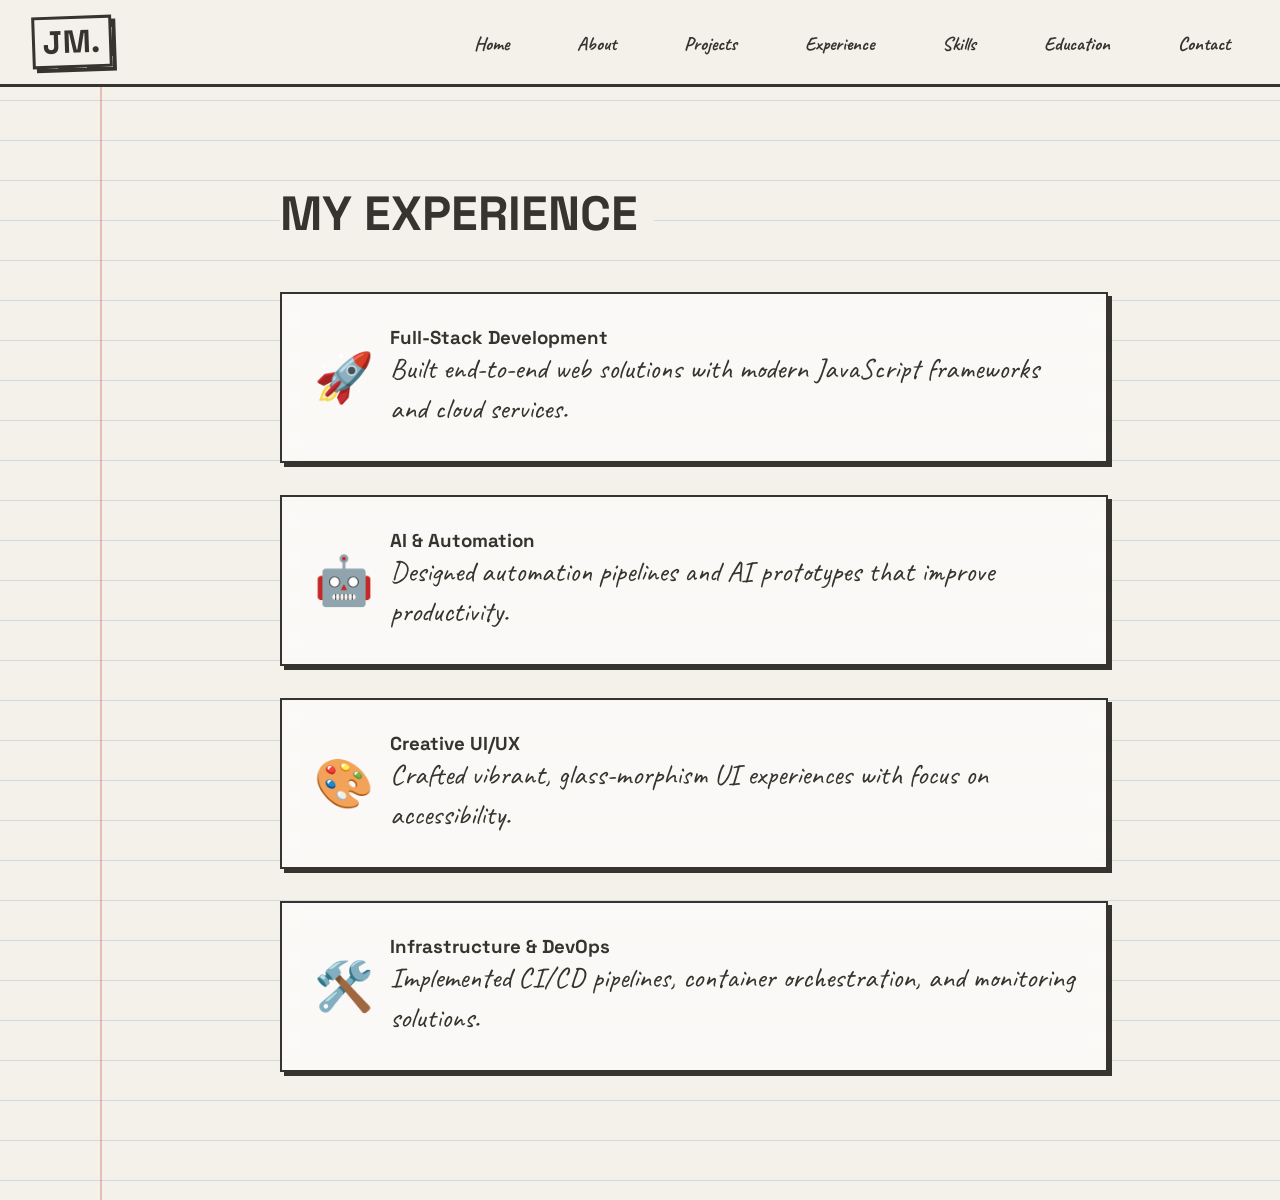
<file: experience.html>
<!DOCTYPE html>
<html lang="en">
<head>
    <meta charset="UTF-8">
    <meta name="viewport" content="width=device-width, initial-scale=1.0">
    <title>Experience | Jeevithan Muhunthan</title>
    <link rel="stylesheet" href="styles.css">
</head>
<body>
    <nav class="navbar">
        <div class="logo">JM.</div>
        <ul class="nav-links">
            <li><a href="index.html">Home</a></li>
            <li><a href="about.html">About</a></li>
            <li><a href="projects.html">Projects</a></li>
            <li><a href="experience.html">Experience</a></li>
            <li><a href="skills.html">Skills</a></li>
            <li><a href="education.html">Education</a></li>
            <li><a href="contact.html">Contact</a></li>
        </ul>
    </nav>
    <main class="container">
        <section id="experience" class="section">
            <h2 class="section-title">My Experience</h2>
            <div class="sticker-section">
                <div class="icon">🚀</div>
                <div class="content">
                    <h3>Full‑Stack Development</h3>
                    <p>Built end‑to‑end web solutions with modern JavaScript frameworks and cloud services.</p>
                </div>
            </div>
            <div class="sticker-section">
                <div class="icon">🤖</div>
                <div class="content">
                    <h3>AI & Automation</h3>
                    <p>Designed automation pipelines and AI prototypes that improve productivity.</p>
                </div>
            </div>
            <div class="sticker-section">
                <div class="icon">🎨</div>
                <div class="content">
                    <h3>Creative UI/UX</h4>
                    <p>Crafted vibrant, glass‑morphism UI experiences with focus on accessibility.</p>
                </div>
            </div>
            <div class="sticker-section">
                <div class="icon">🛠️</div>
                <div class="content">
                    <h3>Infrastructure & DevOps</h3>
                    <p>Implemented CI/CD pipelines, container orchestration, and monitoring solutions.</p>
                </div>
            </div>
        </section>
    </main>
    <script src="script.js" defer></script>
</body>
</html>
</file>
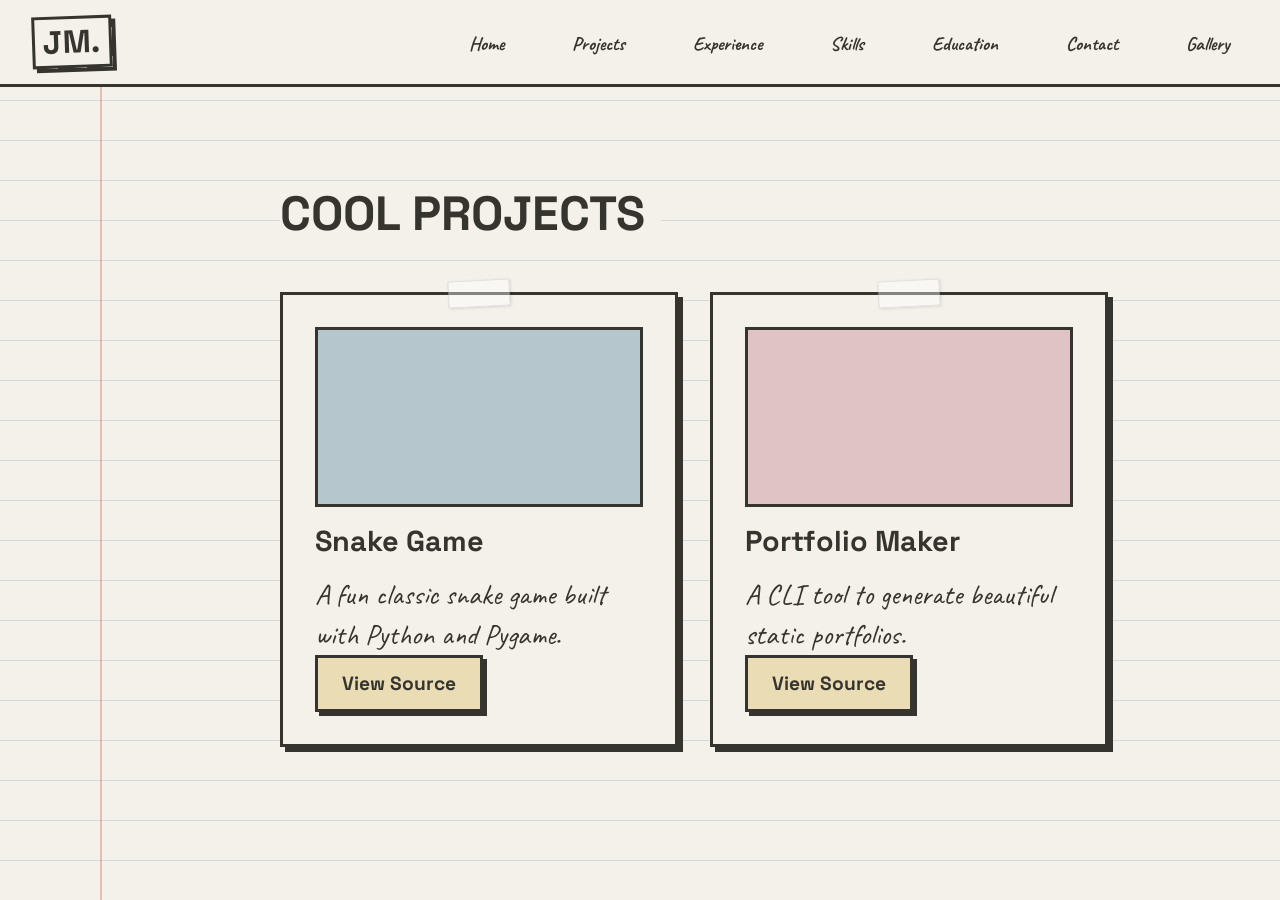
<file: projects.html>
<!DOCTYPE html>
<html lang="en">
<head>
    <meta charset="UTF-8">
    <meta name="viewport" content="width=device-width, initial-scale=1.0">
    <title>Projects | Jeevithan Muhunthan</title>
    <link rel="stylesheet" href="styles.css">
    <link rel="preconnect" href="https://fonts.googleapis.com">
    <link rel="preconnect" href="https://fonts.gstatic.com" crossorigin>
    <link href="https://fonts.googleapis.com/css2?family=Caveat:wght@400;700&family=Space+Grotesk:wght@400;700&display=swap" rel="stylesheet">
</head>
<body>
    <nav class="navbar">
        <div class="logo">JM.</div>
        <ul class="nav-links">
            <li><a href="index.html">Home</a></li>
            <li><a href="projects.html">Projects</a></li>
            <li><a href="experience.html">Experience</a></li>
            <li><a href="skills.html">Skills</a></li>
            <li><a href="education.html">Education</a></li>
            <li><a href="contact.html">Contact</a></li>
            <li><a href="gallery.html">Gallery</a></li>
        </ul>
    </nav>
    <main class="container">
        <section id="projects" class="section">
            <h2 class="section-title">Cool Projects</h2>
            <div class="projects-grid">
                <div class="brutal-card project-card bg-white">
                    <div class="project-img bg-cyan"></div>
                    <h3>Snake Game</h3>
                    <p>A fun classic snake game built with Python and Pygame.</p>
                    <a href="#" class="btn bg-yellow">View Source</a>
                </div>
                <div class="brutal-card project-card bg-white">
                    <div class="project-img bg-pink"></div>
                    <h3>Portfolio Maker</h3>
                    <p>A CLI tool to generate beautiful static portfolios.</p>
                    <a href="#" class="btn bg-yellow">View Source</a>
                </div>
            </div>
        </section>
    </main>
    <script src="script.js" defer></script>
</body>
</html>
</file>
<file: styles.css>
@import url('https://fonts.googleapis.com/css2?family=Caveat:wght@400;700&family=Space+Grotesk:wght@400;700&display=swap');

:root {
    --bg: #f4f1ea; /* Natural dull paper */
    --line-height: 2.5rem;
    --margin-color: rgba(200, 70, 60, 0.3); /* Softer red */
    --line-color: rgba(100, 150, 180, 0.25); /* Softer blue */
    
    --text: #36342e; /* Soft black/brown */
    --border: 3px solid #36342e; /* Thinner border for natural look */
    --shadow: 5px 5px 0px #36342e;
}

/* Dull, Natural Colors */
.bg-yellow { background-color: #eaddb6; }
.bg-pink { background-color: #e0c3c4; }
.bg-cyan { background-color: #b5c7cd; }
.bg-lime { background-color: #c7d1ab; }
.bg-orange { background-color: #dfbfa8; }
.bg-purple { background-color: #c9bbc9; }
.bg-white { background-color: #faf9f5; }

* { 
    margin: 0; 
    padding: 0; 
    box-sizing: border-box; 
}

body {
    font-family: 'Space Grotesk', sans-serif; /* Headers & UI */
    background-color: var(--bg);
    color: var(--text);
    overflow-x: hidden;
    scroll-behavior: smooth;
    
    /* Notebook Paper Effect */
    background-image: 
        linear-gradient(90deg, transparent 100px, var(--margin-color) 100px, var(--margin-color) 102px, transparent 102px),
        linear-gradient(var(--line-color) 1px, transparent 1px);
    background-size: 100% 100%, 100% var(--line-height);
    background-position: 0 0, 0 1.25rem;
    background-attachment: local;
}

/* Notebook Font for paragraphs and lists */
p, ul, .date {
    font-family: 'Caveat', cursive;
    font-size: 1.8rem !important;
    line-height: var(--line-height);
}

/* NAVBAR */
.navbar {
    position: sticky;
    top: 0;
    background-color: var(--bg);
    display: flex;
    justify-content: space-between;
    align-items: center;
    padding: 1rem 2rem;
    border-bottom: var(--border);
    z-index: 900;
}

.logo {
    font-size: 2rem;
    font-weight: 700;
    background: var(--pink);
    padding: 0.2rem 0.5rem;
    border: var(--border);
    box-shadow: 4px 4px 0 var(--text);
    transform: rotate(-2deg);
}

.nav-links {
    list-style: none;
    display: flex;
    gap: 2rem;
}

.nav-links a {
    text-decoration: none;
    color: var(--text);
    font-weight: 700;
    font-size: 1.2rem;
    padding: 0.5rem 1rem;
    border: 2px solid transparent;
    transition: all 0.2s;
}

.nav-links a:hover {
    background: var(--cyan);
    border: var(--border);
    box-shadow: 4px 4px 0 var(--text);
}

/* CONTAINER & SECTIONS */
.container {
    max-width: 1000px;
    margin: 0 auto;
    padding: 2rem 2rem 2rem 140px; /* Clear the red margin */
}

.section {
    padding: 4rem 0;
    min-height: 70vh;
    display: flex;
    flex-direction: column;
    justify-content: center;
}

.section-title {
    font-size: 3rem;
    margin-bottom: 3rem;
    text-transform: uppercase;
    display: inline-block;
    border-bottom: 8px solid var(--pink);
    align-self: flex-start;
    background-color: var(--bg); /* To cover lines behind text */
    padding-right: 1rem;
}

/* CARDS */
.brutal-card {
    border: var(--border);
    box-shadow: var(--shadow);
    padding: 2rem;
    border-radius: 0;
    transition: transform 0.2s;
    position: relative;
    background-image: none; 
    background-color: var(--bg);
    z-index: 10;
}

/* Tape effect for cards to look glued in */
.brutal-card::before {
    content: '';
    position: absolute;
    top: -15px;
    left: 50%;
    transform: translateX(-50%) rotate(-3deg);
    width: 60px;
    height: 25px;
    background-color: rgba(255, 255, 255, 0.4);
    border: 1px solid rgba(0,0,0,0.1);
    box-shadow: 1px 1px 3px rgba(0,0,0,0.1);
    z-index: 11;
}

.brutal-card:hover {
    transform: translate(-2px, -2px) rotate(1deg);
    box-shadow: 7px 7px 0px var(--text);
}

/* HERO */
.hero-card {
    padding: 4rem;
}
.hero-card h1 { 
    font-size: 4.5rem; 
    margin-bottom: 1.5rem; 
    line-height: 1.1;
    background-color: var(--bg);
    display: inline;
}
.badges { 
    display: flex; 
    gap: 1rem; 
    flex-wrap: wrap; 
}
.badge {
    padding: 0.5rem 1rem;
    border: 2px solid var(--text);
    font-weight: 700;
    box-shadow: 2px 2px 0 var(--text);
    font-family: 'Space Grotesk', sans-serif;
}

/* TIMELINE */
.timeline { 
    display: flex; 
    flex-direction: column; 
    gap: 2.5rem; 
}
.job-card h3 { font-size: 1.8rem; margin-bottom: 0.5rem;}
.job-card ul { margin-left: 1.5rem; }

/* SKILLS */
.skills-grid {
    display: grid;
    grid-template-columns: repeat(auto-fit, minmax(150px, 1fr));
    gap: 2rem;
}
.skill-card {
    text-align: center;
    font-size: 1.5rem;
    font-weight: 700;
    padding: 3rem 1rem;
}

/* PROJECTS */
.projects-grid {
    display: grid;
    grid-template-columns: repeat(auto-fit, minmax(300px, 1fr));
    gap: 2rem;
}
.project-card h3 { font-size: 1.8rem; margin: 1rem 0; }
.project-img {
    height: 180px;
    border: var(--border);
    margin-bottom: 1rem;
}

/* BTN */
.btn {
    display: inline-block;
    padding: 0.8rem 1.5rem;
    border: var(--border);
    box-shadow: 4px 4px 0 var(--text);
    text-decoration: none;
    color: var(--text);
    font-weight: 700;
    transition: all 0.2s;
    font-size: 1.2rem;
    font-family: 'Space Grotesk', sans-serif;
}
.btn:hover {
    transform: translate(-2px, -2px);
    box-shadow: 6px 6px 0 var(--text);
}
.text-white { color: white; }
.text-white p, .text-white h2 { color: white; }
.text-black { color: #1a1a1a; }

/* CONTACT */
.contact-card { text-align: center; padding: 4rem; }
.contact-card h2 { font-size: 3rem; margin-bottom: 1rem; }

/* BASKETBALL GAME UI */
#scoreboard {
    position: fixed;
    top: 100px;
    left: 20px;
    font-size: 2rem;
    font-weight: 700;
    padding: 0.5rem 1rem;
    z-index: 1000;
    transition: transform 0.2s;
    font-family: 'Space Grotesk', sans-serif;
}

#hoop-container {
    position: fixed;
    top: 120px;
    right: 5vw;
    width: 120px;
    height: 150px;
    z-index: 950;
}
#hoop-backboard {
    width: 15px;
    height: 120px;
    background: #faf9f5;
    border: var(--border);
    position: absolute;
    right: 0;
    top: 0;
}
#hoop-rim {
    width: 90px;
    height: 12px;
    background: #d46363; /* muted red */
    border: 3px solid var(--text);
    border-radius: 5px;
    position: absolute;
    right: 12px;
    top: 80px;
    z-index: 1001; 
}
#hoop-net {
    width: 70px;
    height: 80px;
    border: 3px dashed var(--text);
    border-top: none;
    position: absolute;
    right: 22px;
    top: 92px;
    border-radius: 0 0 10px 10px;
    opacity: 0.6;
}

#ball {
    width: 60px;
    height: 60px;
    background-color: #c97149; /* Duller orange */
    border-radius: 50%;
    border: var(--border);
    position: fixed;
    top: 0; left: 0;
    cursor: grab;
    z-index: 1000; 
    background-image: 
        linear-gradient(to right, transparent 48%, var(--text) 48%, var(--text) 52%, transparent 52%),
        linear-gradient(to bottom, transparent 48%, var(--text) 48%, var(--text) 52%, transparent 52%);
    box-shadow: inset -5px -5px 15px rgba(0,0,0,0.3);
    touch-action: none; 
}
#ball:active { cursor: grabbing; }

/* STICKERS */
.sticker {
    position: absolute;
    font-size: 4rem;
    cursor: grab;
    user-select: none;
    z-index: 50;
    transition: transform 0.1s;
    filter: drop-shadow(2px 2px 0px rgba(0,0,0,0.3));
}

.sticker:active {
    cursor: grabbing;
    transform: scale(1.1) rotate(5deg);
}

/* Mobile adjustments */
@media (max-width: 768px) {
    .nav-links { display: none; } 
    .hero-card h1 { font-size: 3rem; }
    .container { padding-left: 2rem; } 
    body { background-image: none; }
    #hoop-container { right: 2vw; transform: scale(0.8); }
    #scoreboard { font-size: 1.5rem; top: 80px; left: 10px; }
}
/* Instruction overlay for basketball game */
#instruction-overlay {
    position: fixed;
    top: 50%;
    left: 50%;
    transform: translate(-50%, -50%);
    background: rgba(255,255,255,0.9);
    padding: 1rem 2rem;
    border: var(--border);
    box-shadow: var(--shadow);
    font-size: 1.5rem;
    z-index: 2000;
    color: var(--text);
    text-align: center;
}

/* Optional fade-out */
#instruction-overlay.hidden {
    display: none;
}

/* ==============================
   NEW COMPONENT STYLES
   ============================== */

/* Sticker Sections (Experience) */
.sticker-section {
    background: rgba(255, 255, 255, 0.6);
    backdrop-filter: blur(8px);
    border: 2px solid var(--text);
    box-shadow: 4px 4px 0 var(--text);
    border-radius: 0;
    padding: 2rem;
    margin-bottom: 2rem;
    transition: transform 0.2s, background 0.2s;
    display: flex;
    align-items: center;
    gap: 1rem;
}
.sticker-section:hover {
    transform: translate(-2px, -2px) rotate(1deg);
    background: rgba(255, 255, 255, 0.8);
}
.sticker-section .icon {
    font-size: 3rem;
}

/* Gallery Grid */
.gallery-grid {
    display: grid;
    grid-template-columns: repeat(auto-fit, minmax(280px, 1fr));
    gap: 1.5rem;
    padding: 2rem 0;
}
.gallery-item {
    position: relative;
    overflow: hidden;
    border: var(--border);
    box-shadow: var(--shadow);
    cursor: pointer;
    transition: transform 0.3s ease;
}
.gallery-item img {
    width: 100%;
    height: auto;
    display: block;
    transition: transform 0.3s ease;
}
.gallery-item:hover img {
    transform: scale(1.08);
}
.gallery-item::after {
    content: "View";
    position: absolute;
    inset: 0;
    display: flex;
    align-items: center;
    justify-content: center;
    color: var(--text);
    background: rgba(255,255,255,0.6);
    opacity: 0;
    transition: opacity 0.3s ease;
    font-weight: 700;
    font-size: 1.2rem;
}
.gallery-item:hover::after {
    opacity: 1;
}

/* Contact Form Enhancements */
.contact-form {
    display: grid;
    gap: 1rem;
    max-width: 500px;
    margin: 0 auto;
}
.contact-form input,
.contact-form textarea {
    width: 100%;
    padding: 0.8rem 1rem;
    border: var(--border);
    background: var(--bg);
    color: var(--text);
    font-family: 'Space Grotesk', sans-serif;
    font-size: 1rem;
    transition: border-color 0.2s, box-shadow 0.2s;
}
.contact-form input:focus,
.contact-form textarea:focus {
    border-color: var(--cyan);
    box-shadow: 0 0 8px rgba(0, 180, 180, 0.5);
    outline: none;
}
.contact-form button {
    justify-self: start;
    cursor: pointer;
    transition: transform 0.2s, box-shadow 0.2s;
}
.contact-form button:hover {
    transform: translate(-2px, -2px);
    box-shadow: 6px 6px 0 var(--text);
}

/* Success / Error Message */
#form-message {
    margin-top: 1rem;
    font-weight: 700;
    color: var(--lime);
}
</file>
